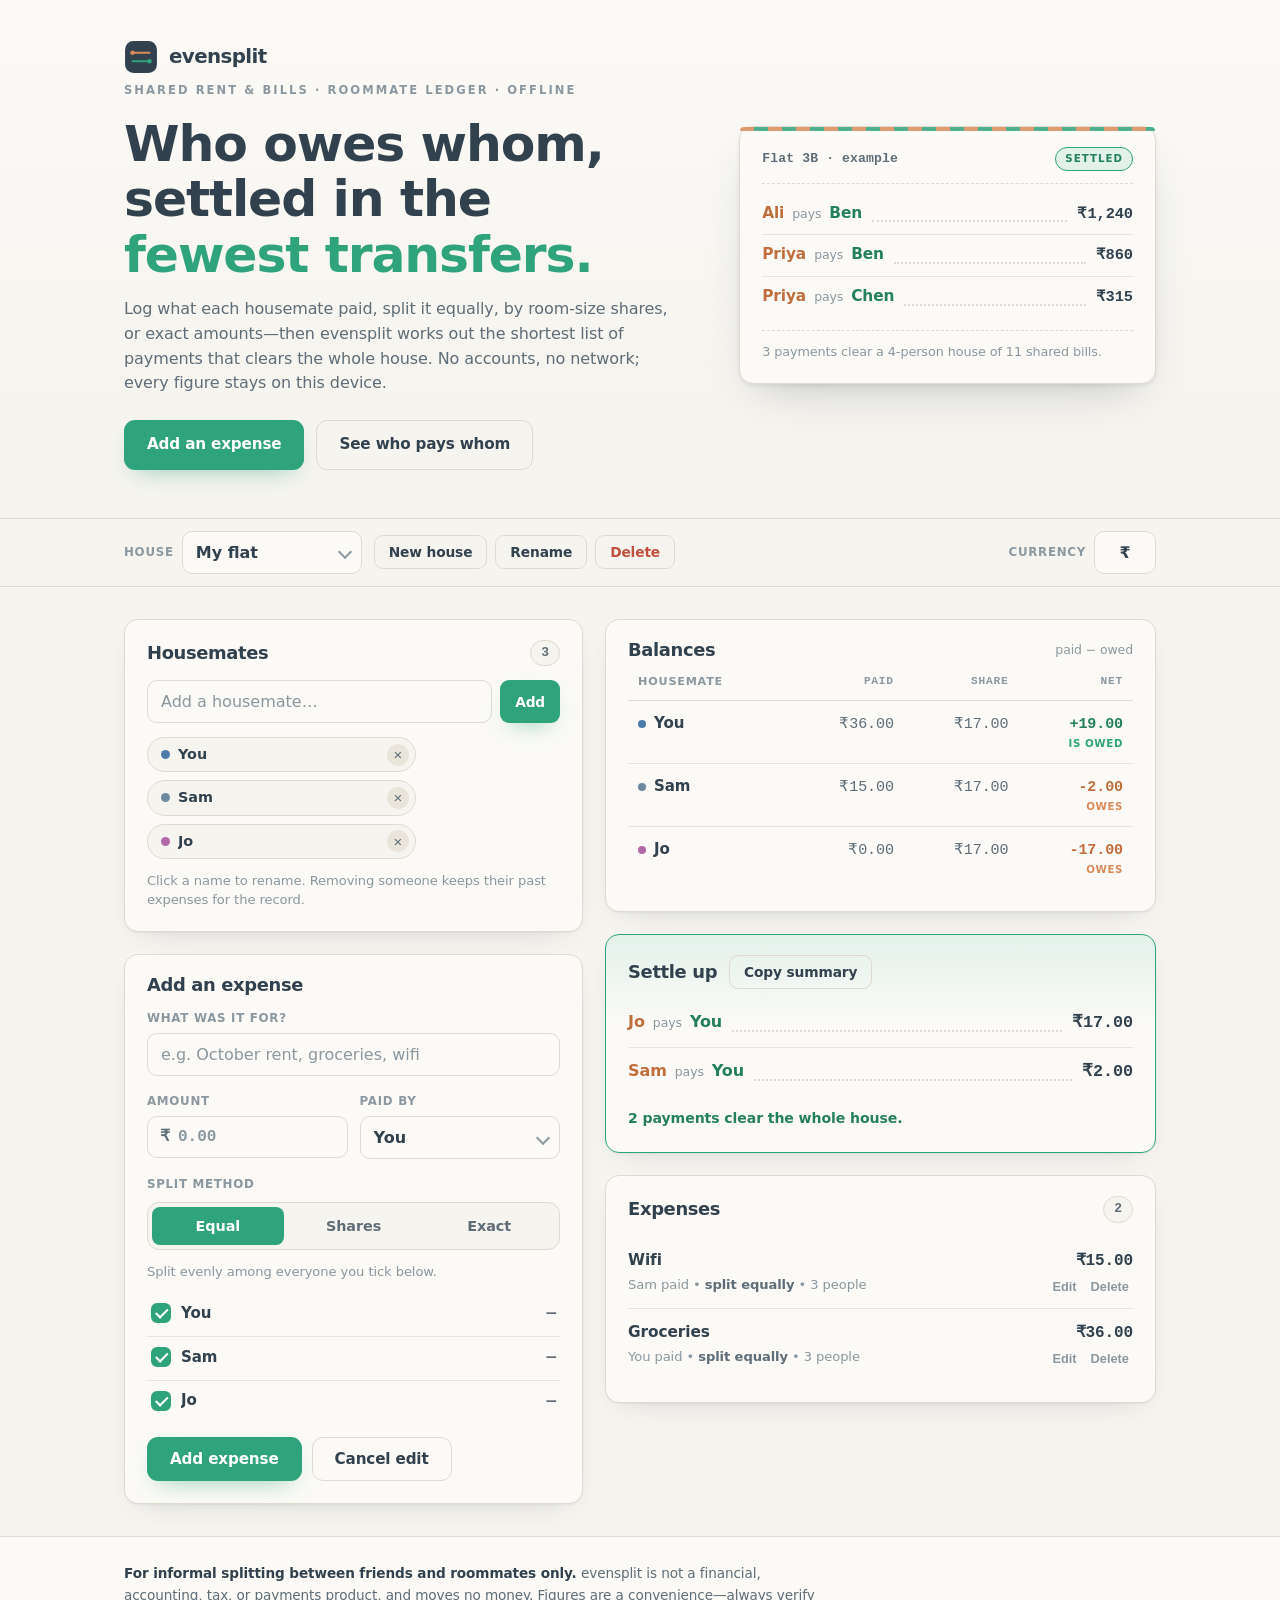
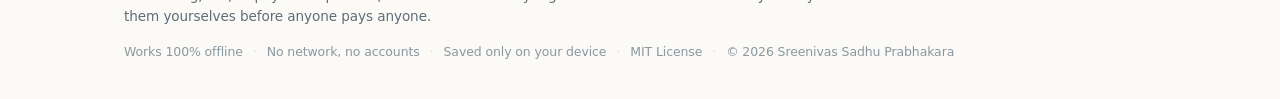
<file: index.html>
<!doctype html>
<html lang="en">
<head>
  <meta charset="utf-8">
  <meta name="viewport" content="width=device-width, initial-scale=1">
  <meta http-equiv="Content-Security-Policy" content="default-src 'self'; connect-src 'none'; img-src 'self' data:; base-uri 'none'; form-action 'none'; frame-ancestors 'none'; object-src 'none'">
  <title>evensplit — settle shared rent &amp; bills in the fewest transfers</title>
  <meta name="description" content="A calm rent &amp; shared-bill splitter for roommates. Track who paid for what, split equally, by shares, or by exact amounts — then settle who owes whom in the fewest transfers. Private and offline.">
  <meta name="color-scheme" content="light dark">
  <link rel="canonical" href="https://sreenivas-sadhu-prabhakara.github.io/evensplit/">
  <meta name="robots" content="index, follow, max-image-preview:large">
  <meta name="author" content="Sreenivas Sadhu Prabhakara">
  <meta name="keywords" content="bill splitter, rent splitter, split expenses, roommate expenses, who owes whom, settle up, shared house bills, split rent by room size, minimum transfers, expense sharing app">
  <meta name="theme-color" content="#F6F4EF" media="(prefers-color-scheme: light)">
  <meta name="theme-color" content="#222D34" media="(prefers-color-scheme: dark)">

  <!-- Open Graph -->
  <meta property="og:type" content="website">
  <meta property="og:site_name" content="evensplit">
  <meta property="og:title" content="evensplit — settle shared rent &amp; bills in the fewest transfers">
  <meta property="og:description" content="Track who paid for what, split equally, by shares, or by exact amounts — then settle who owes whom in the fewest transfers. Private and fully offline.">
  <meta property="og:url" content="https://sreenivas-sadhu-prabhakara.github.io/evensplit/">
  <meta property="og:locale" content="en_US">
  <meta property="og:image" content="https://sreenivas-sadhu-prabhakara.github.io/evensplit/og-image.png">
  <meta property="og:image:width" content="1200">
  <meta property="og:image:height" content="630">
  <meta property="og:image:alt" content="evensplit — who owes whom, settled in the fewest transfers">

  <!-- Twitter -->
  <meta name="twitter:card" content="summary_large_image">
  <meta name="twitter:title" content="evensplit — settle shared rent &amp; bills in the fewest transfers">
  <meta name="twitter:description" content="Track who paid for what, split equally, by shares, or by exact amounts — then settle who owes whom in the fewest transfers. Private and fully offline.">
  <meta name="twitter:image" content="https://sreenivas-sadhu-prabhakara.github.io/evensplit/og-image.png">
  <meta name="twitter:image:alt" content="evensplit — who owes whom, settled in the fewest transfers">

  <link rel="stylesheet" href="styles.css">
  <link rel="icon" href="favicon.svg" type="image/svg+xml">
  <link rel="apple-touch-icon" href="apple-touch-icon.png">
  <link rel="manifest" href="manifest.webmanifest">

  <!-- Structured data (data block; not affected by script-src) -->
  <script type="application/ld+json">
  {
    "@context": "https://schema.org",
    "@type": "WebApplication",
    "name": "evensplit",
    "description": "A client-side rent and shared-bill splitter for roommates. Track who paid for what with equal, share-weighted, or exact splits, then settle who owes whom in the fewest transfers. Private, offline, no accounts.",
    "url": "https://sreenivas-sadhu-prabhakara.github.io/evensplit/",
    "applicationCategory": "FinanceApplication",
    "operatingSystem": "Any (modern web browser)",
    "browserRequirements": "Requires a modern web browser with JavaScript enabled.",
    "isAccessibleForFree": true,
    "offers": { "@type": "Offer", "price": "0", "priceCurrency": "USD" },
    "license": "https://opensource.org/licenses/MIT",
    "author": { "@type": "Person", "name": "Sreenivas Sadhu Prabhakara" },
    "softwareVersion": "0.1.0",
    "featureList": [
      "Multiple groups or houses, stored separately",
      "Equal, share-weighted, and exact expense splits",
      "Cent-exact reconciliation with no lost or extra rounding",
      "Net balances showing who is owed and who owes",
      "Minimum-transfer settlement (fewest payments to clear the group)",
      "Copyable plain-text summary to share in a chat",
      "Runs 100% offline in your browser"
    ]
  }
  </script>
  <script type="application/ld+json">
  {
    "@context": "https://schema.org",
    "@type": "FAQPage",
    "mainEntity": [
      {
        "@type": "Question",
        "name": "How does evensplit settle up in the fewest transfers?",
        "acceptedAnswer": {
          "@type": "Answer",
          "text": "It totals what each person paid and what they owe, then repeatedly matches the person owed the most against the person who owes the most. Each match clears at least one person completely, so the whole group settles with a minimal set of payments instead of everyone paying everyone."
        }
      },
      {
        "@type": "Question",
        "name": "Can I split rent by room size instead of equally?",
        "acceptedAnswer": {
          "@type": "Answer",
          "text": "Yes. Choose the Shares split and give each person a weight — for example the square footage or a simple 2:1:1 ratio. evensplit divides the amount in proportion to the weights and reconciles the cents so the shares add up to the exact total."
        }
      },
      {
        "@type": "Question",
        "name": "Do the splits round correctly to the cent?",
        "acceptedAnswer": {
          "@type": "Answer",
          "text": "Yes. evensplit uses largest-remainder reconciliation: it rounds each share down, then hands the leftover cents to the people with the largest fractional remainders. Every split adds up to the expense total exactly, with no cent lost or invented."
        }
      },
      {
        "@type": "Question",
        "name": "Is my data private?",
        "acceptedAnswer": {
          "@type": "Answer",
          "text": "Completely. evensplit runs entirely in your browser and stores your groups only in this device's local storage. A strict Content-Security-Policy blocks every network request, so nothing about your house or money is ever sent anywhere."
        }
      },
      {
        "@type": "Question",
        "name": "What happens if I remove someone who has expenses?",
        "acceptedAnswer": {
          "@type": "Answer",
          "text": "evensplit keeps their past expenses intact for the record and marks them as a former member, so your history and totals still reconcile. You just can't add new expenses that involve them."
        }
      }
    ]
  }
  </script>
</head>
<body>
  <a class="skip-link" href="#workspace">Skip to the ledger</a>

  <!-- ============ HERO ============ -->
  <header class="hero" id="top">
    <div class="hero__inner">
      <div class="hero__lead">
        <a class="brand" href="#top" aria-label="evensplit home">
          <svg class="brand__mark" viewBox="0 0 32 32" aria-hidden="true">
            <rect x="1" y="1" width="30" height="30" rx="8" class="brand__bg"/>
            <line x1="8" y1="12" x2="24" y2="12" class="brand__rule brand__rule--clay"/>
            <line x1="8" y1="20" x2="24" y2="20" class="brand__rule brand__rule--green"/>
            <circle cx="8" cy="12" r="2.1" class="brand__node brand__node--clay"/>
            <circle cx="24" cy="20" r="2.1" class="brand__node brand__node--green"/>
          </svg>
          <span class="brand__word">evensplit</span>
        </a>
        <p class="eyebrow">Shared rent &amp; bills &middot; roommate ledger &middot; offline</p>
        <h1 class="hero__title">Who owes whom, settled in the <span class="hero__accent">fewest transfers.</span></h1>
        <p class="hero__lede">
          Log what each housemate paid, split it equally, by room-size shares, or exact amounts&mdash;then
          evensplit works out the shortest list of payments that clears the whole house. No accounts, no
          network; every figure stays on this device.
        </p>
        <div class="hero__actions">
          <a class="btn btn--primary" href="#expense-form">Add an expense</a>
          <a class="btn btn--quiet" href="#settlement">See who pays whom</a>
        </div>
      </div>

      <!-- Live ledger sample — the signature receipt motif -->
      <aside class="receipt" aria-label="Example settlement">
        <div class="receipt__head">
          <span class="receipt__title">Flat 3B &middot; example</span>
          <span class="receipt__tag">settled</span>
        </div>
        <ul class="receipt__rows">
          <li class="ledger-row"><span class="ledger-row__name">Ali</span><span class="ledger-row__arrow" aria-hidden="true">pays</span><span class="ledger-row__to">Ben</span><span class="ledger-row__amt">₹1,240</span></li>
          <li class="ledger-row"><span class="ledger-row__name">Priya</span><span class="ledger-row__arrow" aria-hidden="true">pays</span><span class="ledger-row__to">Ben</span><span class="ledger-row__amt">₹860</span></li>
          <li class="ledger-row"><span class="ledger-row__name">Priya</span><span class="ledger-row__arrow" aria-hidden="true">pays</span><span class="ledger-row__to">Chen</span><span class="ledger-row__amt">₹315</span></li>
        </ul>
        <p class="receipt__foot">3 payments clear a 4-person house of 11 shared bills.</p>
      </aside>
    </div>
  </header>

  <main id="workspace">
    <!-- ============ GROUP BAR ============ -->
    <section class="groupbar" aria-label="House &amp; currency">
      <div class="groupbar__inner">
        <div class="groupbar__houses">
          <label class="field field--inline" for="groupSelect">
            <span class="field__label">House</span>
            <span class="select">
              <select id="groupSelect" aria-label="Choose a house"></select>
            </span>
          </label>
          <div class="groupbar__btns">
            <button type="button" class="btn btn--quiet btn--sm" id="newGroupBtn">New house</button>
            <button type="button" class="btn btn--quiet btn--sm" id="renameGroupBtn">Rename</button>
            <button type="button" class="btn btn--danger btn--sm" id="deleteGroupBtn">Delete</button>
          </div>
        </div>
        <label class="field field--inline field--cur" for="currencyInput">
          <span class="field__label">Currency</span>
          <input type="text" id="currencyInput" class="input input--cur" maxlength="3" value="₹" aria-label="Currency symbol" autocomplete="off" spellcheck="false">
        </label>
      </div>
    </section>

    <div class="grid">
      <!-- ============ LEFT: PEOPLE + EXPENSE FORM ============ -->
      <div class="col col--input">
        <!-- People -->
        <section class="card" aria-labelledby="peopleHeading">
          <div class="card__head">
            <h2 class="card__title" id="peopleHeading">Housemates</h2>
            <span class="card__count" id="peopleCount">0</span>
          </div>
          <form class="addperson" id="addPersonForm" novalidate>
            <label class="sr-only" for="personName">New housemate name</label>
            <input type="text" id="personName" class="input" placeholder="Add a housemate…" autocomplete="off" maxlength="40">
            <button type="submit" class="btn btn--primary btn--sm">Add</button>
          </form>
          <ul class="people" id="peopleList"></ul>
          <p class="hint" id="peopleHint">Add everyone who shares bills. You need at least two people to split anything.</p>
        </section>

        <!-- Expense form -->
        <section class="card" aria-labelledby="expenseHeading" id="expense-form">
          <div class="card__head">
            <h2 class="card__title" id="expenseHeading">Add an expense</h2>
          </div>
          <form class="expense" id="expenseForm" novalidate>
            <div class="field">
              <label class="field__label" for="expDesc">What was it for?</label>
              <input type="text" id="expDesc" class="input" placeholder="e.g. October rent, groceries, wifi" autocomplete="off" maxlength="80" required>
            </div>

            <div class="expense__row">
              <div class="field field--amt">
                <label class="field__label" for="expAmount">Amount</label>
                <div class="amtwrap">
                  <span class="amtwrap__sym" id="amtSym" aria-hidden="true">₹</span>
                  <input type="text" id="expAmount" class="input input--amt" inputmode="decimal" placeholder="0.00" autocomplete="off" required aria-describedby="amtSym">
                </div>
              </div>
              <div class="field field--payer">
                <label class="field__label" for="expPayer">Paid by</label>
                <span class="select">
                  <select id="expPayer" aria-label="Who paid"></select>
                </span>
              </div>
            </div>

            <fieldset class="split">
              <legend class="field__label">Split method</legend>
              <div class="segmented" role="radiogroup" aria-label="Split method">
                <label class="seg"><input type="radio" name="splitmethod" value="equal" checked><span>Equal</span></label>
                <label class="seg"><input type="radio" name="splitmethod" value="shares"><span>Shares</span></label>
                <label class="seg"><input type="radio" name="splitmethod" value="exact"><span>Exact</span></label>
              </div>
              <p class="hint" id="splitHint">Split evenly among everyone you tick below.</p>
              <div class="participants" id="participants" role="group" aria-label="Who shares this expense"></div>
              <p class="split__reconcile" id="reconcile" aria-live="polite"></p>
            </fieldset>

            <div class="expense__actions">
              <button type="submit" class="btn btn--primary" id="addExpenseBtn">Add expense</button>
              <button type="button" class="btn btn--quiet" id="cancelEditBtn" hidden>Cancel edit</button>
            </div>
            <p class="formerror" id="expenseError" role="alert" aria-live="assertive"></p>
          </form>
        </section>
      </div>

      <!-- ============ RIGHT: BALANCES + SETTLEMENT + LOG ============ -->
      <div class="col col--output">
        <!-- Balances -->
        <section class="card" aria-labelledby="balHeading">
          <div class="card__head">
            <h2 class="card__title" id="balHeading">Balances</h2>
            <span class="card__hint-inline">paid &minus; owed</span>
          </div>
          <div class="tablewrap">
            <table class="balances" id="balancesTable">
              <caption class="sr-only">Net balance for each housemate: amount paid minus amount owed.</caption>
              <thead>
                <tr>
                  <th scope="col">Housemate</th>
                  <th scope="col" class="num">Paid</th>
                  <th scope="col" class="num">Share</th>
                  <th scope="col" class="num">Net</th>
                </tr>
              </thead>
              <tbody id="balancesBody"></tbody>
            </table>
          </div>
          <p class="empty" id="balancesEmpty">No expenses yet. Add one and balances appear here.</p>
        </section>

        <!-- Settlement — the headline -->
        <section class="card card--settle" aria-labelledby="settleHeading" id="settlement">
          <div class="card__head">
            <h2 class="card__title" id="settleHeading">Settle up</h2>
            <button type="button" class="btn btn--quiet btn--sm" id="copyBtn">Copy summary</button>
          </div>
          <ol class="settlement" id="settlementList"></ol>
          <p class="settlement__note" id="settlementNote"></p>
        </section>

        <!-- Expense log -->
        <section class="card" aria-labelledby="logHeading">
          <div class="card__head">
            <h2 class="card__title" id="logHeading">Expenses</h2>
            <span class="card__count" id="expenseCount">0</span>
          </div>
          <ul class="log" id="expenseLog"></ul>
          <p class="empty" id="logEmpty">Nothing logged yet.</p>
        </section>
      </div>
    </div>

    <!-- Copy confirmation (screen-reader + visual toast) -->
    <p class="toast" id="toast" role="status" aria-live="polite" hidden></p>
  </main>

  <!-- ============ FOOTER ============ -->
  <footer class="foot">
    <div class="foot__inner">
      <p class="foot__disclaimer">
        <strong>For informal splitting between friends and roommates only.</strong> evensplit is not a
        financial, accounting, tax, or payments product, and moves no money. Figures are a convenience&mdash;always
        verify them yourselves before anyone pays anyone.
      </p>
      <p class="foot__meta">
        <span>Works 100% offline</span><span class="foot__dot">&middot;</span>
        <span>No network, no accounts</span><span class="foot__dot">&middot;</span>
        <span>Saved only on your device</span><span class="foot__dot">&middot;</span>
        <span>MIT&nbsp;License</span><span class="foot__dot">&middot;</span>
        <span>&copy; 2026 Sreenivas&nbsp;Sadhu&nbsp;Prabhakara</span>
      </p>
    </div>
  </footer>

  <script src="app.js" defer></script>
</body>
</html>
</file>
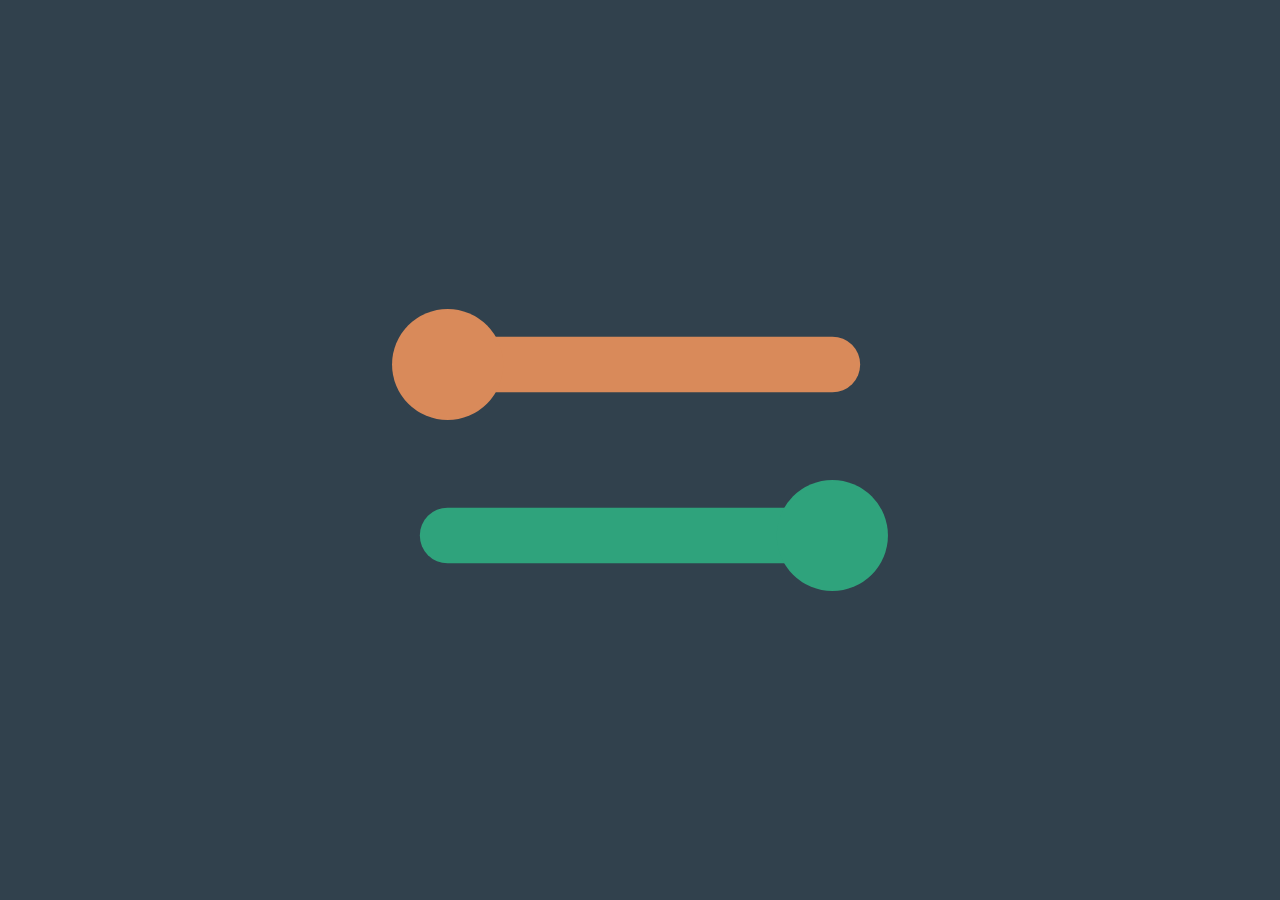
<file: assets/icon.html>
<!doctype html>
<html lang="en">
<head>
<meta charset="utf-8">
<style>
  * { box-sizing: border-box; margin: 0; padding: 0; }
  html, body { width: 100%; height: 100%; overflow: hidden; background: #31414D; }
  body { display: grid; place-items: center; }
  /* 12% safe padding on each side -> mark fills the middle ~76vmin */
  .mark { width: 76vmin; height: 76vmin; display: block; }
</style>
</head>
<body>
  <!-- two ledger rules with settled nodes: the evensplit mark -->
  <svg class="mark" viewBox="0 0 32 32" aria-hidden="true">
    <line x1="7" y1="12" x2="25" y2="12" stroke="#D98A5A" stroke-width="2.6" stroke-linecap="round"/>
    <line x1="7" y1="20" x2="25" y2="20" stroke="#2FA37C" stroke-width="2.6" stroke-linecap="round"/>
    <circle cx="7" cy="12" r="2.6" fill="#D98A5A"/>
    <circle cx="25" cy="20" r="2.6" fill="#2FA37C"/>
  </svg>
</body>
</html>
</file>
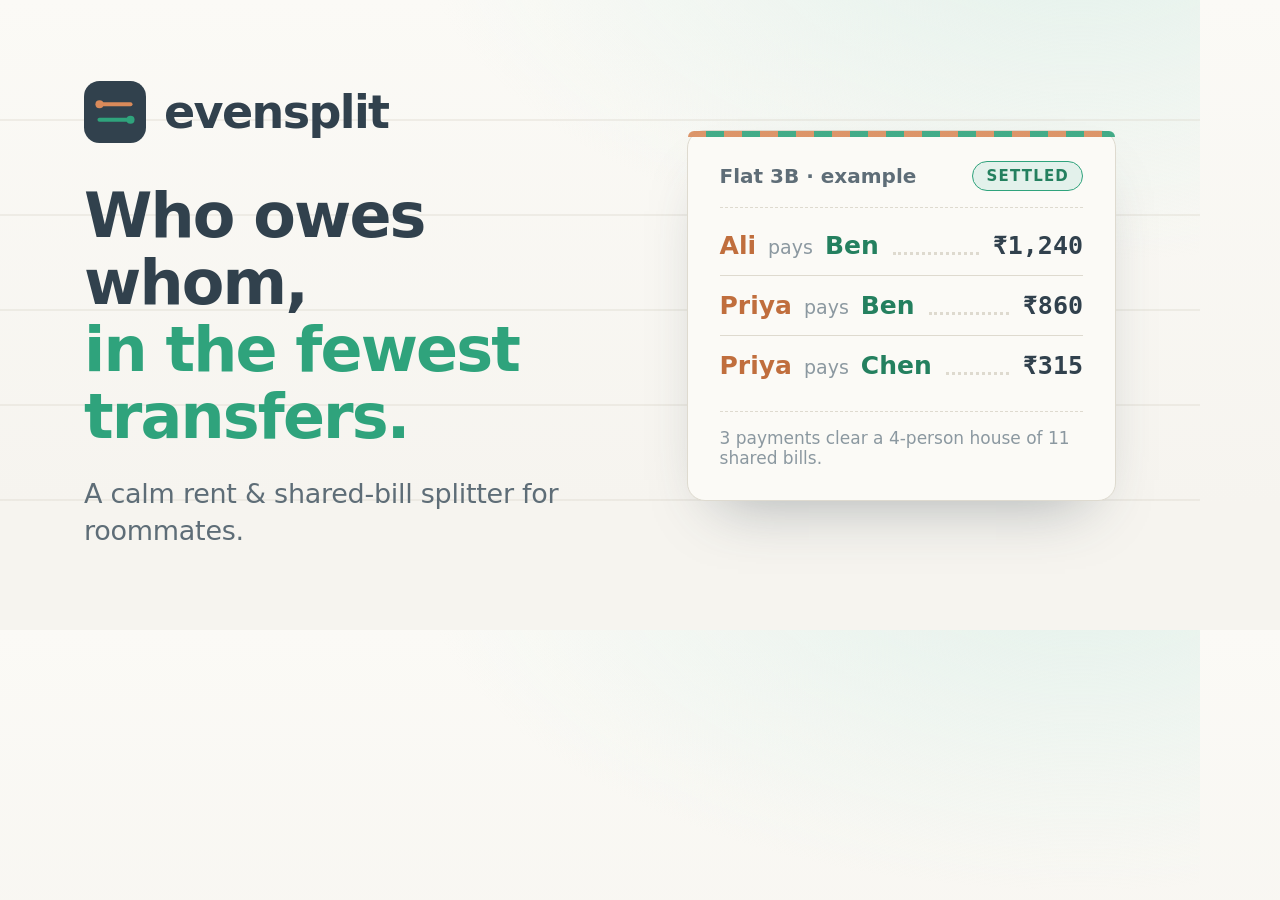
<file: assets/og.html>
<!doctype html>
<html lang="en">
<head>
<meta charset="utf-8">
<style>
  :root {
    --paper:  #F6F4EF;
    --paper2: #FBFAF6;
    --ink:    #31414D;
    --ink-soft:#5E6D77;
    --ink-faint:#8B98A0;
    --rule:   #DEDACF;
    --green:  #2FA37C;
    --green-dk:#24805F;
    --clay:   #D98A5A;
    --clay-dk:#C06E3D;
    --green-wash:#E3F1EB;
    --sans: "Inter", system-ui, -apple-system, "Segoe UI", Roboto, Helvetica, Arial, sans-serif;
    --mono: ui-monospace, "SF Mono", "Roboto Mono", Menlo, Consolas, monospace;
  }
  * { box-sizing: border-box; margin: 0; padding: 0; }
  html, body { width: 1200px; height: 630px; overflow: hidden; }
  body {
    position: relative;
    background:
      radial-gradient(1100px 560px at 90% -12%, var(--green-wash), transparent 60%),
      linear-gradient(180deg, var(--paper2), var(--paper) 80%);
    font-family: var(--sans);
    color: var(--ink);
    -webkit-font-smoothing: antialiased;
  }
  /* faint ruled-ledger lines behind everything */
  .rules { position: absolute; inset: 0; opacity: 0.5; }
  .rules line { stroke: var(--rule); stroke-width: 1.4; }

  .frame {
    position: absolute; inset: 0;
    padding: 78px 84px;
    display: grid;
    grid-template-columns: 1.12fr 0.88fr;
    gap: 56px;
    align-items: center;
  }

  /* left: wordmark + headline */
  .brand { display: flex; align-items: center; gap: 18px; }
  .brand svg { width: 62px; height: 62px; }
  .brand .word { font-size: 46px; font-weight: 800; letter-spacing: -0.035em; color: var(--ink); }

  .headline { margin-top: 40px; }
  .headline h1 {
    font-size: 62px; font-weight: 800; letter-spacing: -0.03em;
    line-height: 1.08; color: var(--ink); max-width: 15ch;
  }
  .headline .accent { color: var(--green); }
  .headline p {
    margin-top: 26px;
    font-size: 27px; font-weight: 500; letter-spacing: -0.01em;
    color: var(--ink-soft); line-height: 1.35; max-width: 32ch;
  }

  /* right: the receipt signature */
  .receipt {
    background: var(--paper2);
    border: 1px solid var(--rule);
    border-radius: 18px;
    box-shadow: 0 30px 60px -30px rgba(49,65,77,0.4);
    padding: 30px 32px 32px;
    position: relative;
  }
  .receipt::before {
    content: ""; position: absolute; left: 0; right: 0; top: 0; height: 6px;
    border-radius: 18px 18px 0 0;
    background: repeating-linear-gradient(90deg, var(--clay) 0 18px, var(--green) 18px 36px);
    opacity: 0.9;
  }
  .r-head {
    display: flex; align-items: center; justify-content: space-between;
    padding-bottom: 16px; margin-bottom: 8px;
    border-bottom: 1.5px dashed var(--rule);
  }
  .r-title { font-size: 20px; font-weight: 600; color: var(--ink-soft); }
  .r-tag {
    font-size: 15px; font-weight: 700; text-transform: uppercase; letter-spacing: 0.08em;
    color: var(--green-dk); background: var(--green-wash);
    border: 1px solid var(--green); border-radius: 999px; padding: 5px 13px;
  }
  .row {
    display: flex; align-items: baseline; gap: 12px;
    padding: 15px 0; font-size: 25px;
    font-family: var(--mono); font-variant-numeric: tabular-nums;
  }
  .row + .row { border-top: 1px solid var(--rule); }
  .row .name { font-weight: 700; color: var(--clay-dk); font-family: var(--sans); }
  .row .to { font-weight: 700; color: var(--green-dk); font-family: var(--sans);
    display: inline-flex; align-items: baseline; gap: 12px; flex: 1; }
  .row .pays { font-size: 19px; color: var(--ink-faint); font-weight: 500; font-family: var(--sans); }
  .row .to::after {
    content: ""; flex: 1; min-width: 20px; margin: 0 2px 5px;
    border-bottom: 3px dotted var(--rule); align-self: flex-end;
  }
  .row .amt { font-weight: 700; color: var(--ink); }
  .r-foot {
    margin-top: 16px; padding-top: 16px;
    border-top: 1.5px dashed var(--rule);
    font-size: 17px; color: var(--ink-faint);
  }
</style>
</head>
<body>
  <svg class="rules" viewBox="0 0 1200 630" preserveAspectRatio="none" aria-hidden="true">
    <line x1="0" y1="120" x2="1200" y2="120"/>
    <line x1="0" y1="215" x2="1200" y2="215"/>
    <line x1="0" y1="310" x2="1200" y2="310"/>
    <line x1="0" y1="405" x2="1200" y2="405"/>
    <line x1="0" y1="500" x2="1200" y2="500"/>
  </svg>

  <div class="frame">
    <div>
      <div class="brand">
        <svg viewBox="0 0 32 32" aria-hidden="true">
          <rect width="32" height="32" rx="8" fill="#31414D"/>
          <line x1="8" y1="12" x2="24" y2="12" stroke="#D98A5A" stroke-width="2.1" stroke-linecap="round"/>
          <line x1="8" y1="20" x2="24" y2="20" stroke="#2FA37C" stroke-width="2.1" stroke-linecap="round"/>
          <circle cx="8" cy="12" r="2.1" fill="#D98A5A"/>
          <circle cx="24" cy="20" r="2.1" fill="#2FA37C"/>
        </svg>
        <span class="word">evensplit</span>
      </div>
      <div class="headline">
        <h1>Who owes whom,<br><span class="accent">in the fewest transfers.</span></h1>
        <p>A calm rent &amp; shared-bill splitter for roommates.</p>
      </div>
    </div>

    <div class="receipt">
      <div class="r-head">
        <span class="r-title">Flat 3B &middot; example</span>
        <span class="r-tag">settled</span>
      </div>
      <div class="row"><span class="name">Ali</span><span class="pays">pays</span><span class="to">Ben</span><span class="amt">₹1,240</span></div>
      <div class="row"><span class="name">Priya</span><span class="pays">pays</span><span class="to">Ben</span><span class="amt">₹860</span></div>
      <div class="row"><span class="name">Priya</span><span class="pays">pays</span><span class="to">Chen</span><span class="amt">₹315</span></div>
      <p class="r-foot">3 payments clear a 4-person house of 11 shared bills.</p>
    </div>
  </div>
</body>
</html>
</file>
<file: styles.css>
/* ============================================================
   evensplit — a calm ledger.
   cool slate + settle-green + warm clay on soft paper.
   Receipt rows with dotted leader lines; tabular figures.
   ============================================================ */

:root {
  /* paper / ink */
  --paper:    #F6F4EF;
  --paper2:   #FBFAF6;   /* raised card */
  --ink:      #31414D;   /* cool slate — primary text */
  --ink-soft: #5E6D77;   /* muted slate */
  --ink-faint:#8B98A0;   /* captions */
  --rule:     #DEDACF;   /* hairline / leader dots */
  --rule2:    #E9E5DB;

  /* signals */
  --green:    #2FA37C;   /* settled / credit (is owed) */
  --green-dk: #24805F;
  --clay:     #D98A5A;   /* accent / debit (owes) */
  --clay-dk:  #C06E3D;
  --green-wash: #E3F1EB;
  --clay-wash:  #F6E7DA;

  --danger:   #C1503E;

  --sans: "Inter", system-ui, -apple-system, "Segoe UI", Roboto, Helvetica, Arial, sans-serif;
  --mono: ui-monospace, "SF Mono", "Roboto Mono", Menlo, Consolas, "Liberation Mono", monospace;

  --radius:   14px;
  --radius-sm:10px;
  --radius-xs:8px;
  --shadow:   0 1px 2px rgba(49,65,77,0.06), 0 10px 30px -18px rgba(49,65,77,0.28);
  --shadow-lift: 0 2px 4px rgba(49,65,77,0.08), 0 20px 44px -22px rgba(49,65,77,0.34);
  --wrap: 1120px;
  --ease: cubic-bezier(0.22, 0.61, 0.36, 1);
}

@media (prefers-color-scheme: dark) {
  :root {
    --paper:    #222D34;
    --paper2:   #2A363E;
    --ink:      #E7EBEC;
    --ink-soft: #A9B6BD;
    --ink-faint:#7E8D95;
    --rule:     #3A4750;
    --rule2:    #333F47;

    --green:    #45BE95;
    --green-dk: #6FD3B0;
    --clay:     #E39B6C;
    --clay-dk:  #EDB48D;
    --green-wash: rgba(69,190,149,0.13);
    --clay-wash:  rgba(227,155,108,0.14);

    --danger:   #E5806E;

    --shadow:   0 1px 2px rgba(0,0,0,0.3), 0 12px 30px -18px rgba(0,0,0,0.55);
    --shadow-lift: 0 2px 4px rgba(0,0,0,0.35), 0 22px 46px -22px rgba(0,0,0,0.6);
  }
}

* { box-sizing: border-box; }
html { -webkit-text-size-adjust: 100%; }

body {
  margin: 0;
  background: var(--paper);
  color: var(--ink);
  font-family: var(--sans);
  font-size: 16px;
  line-height: 1.55;
  letter-spacing: -0.006em;
  -webkit-font-smoothing: antialiased;
  text-rendering: optimizeLegibility;
}

/* faint ruled-ledger backdrop so the paper never reads dead */
body::before {
  content: "";
  position: fixed;
  inset: 0;
  z-index: -1;
  background:
    radial-gradient(1100px 560px at 88% -10%, var(--green-wash), transparent 62%),
    radial-gradient(760px 460px at -4% 2%, var(--clay-wash), transparent 55%);
  opacity: 0.6;
  pointer-events: none;
}

h1, h2, h3 { margin: 0; font-weight: 700; letter-spacing: -0.022em; line-height: 1.1; }
p { margin: 0; }

/* tabular figures everywhere numbers matter */
.num, .amt, .mono,
.ledger-row__amt, .receipt__title, .card__count,
.balances td.num, .balances th.num, .input--amt, .input--cur,
.settlement__amt, .log__amt, .bal-net, .bal-cell {
  font-family: var(--mono);
  font-variant-numeric: tabular-nums;
  font-feature-settings: "tnum" 1;
}

.sr-only {
  position: absolute; width: 1px; height: 1px;
  padding: 0; margin: -1px; overflow: hidden;
  clip: rect(0 0 0 0); white-space: nowrap; border: 0;
}

.skip-link {
  position: absolute; left: 12px; top: -60px;
  background: var(--green); color: #fff;
  padding: 10px 16px; border-radius: 10px; font-weight: 700;
  z-index: 50; transition: top 0.18s var(--ease); text-decoration: none;
}
.skip-link:focus { top: 12px; }

/* shared focus ring */
a:focus-visible,
button:focus-visible,
input:focus-visible,
select:focus-visible,
.seg:focus-within {
  outline: 3px solid var(--clay);
  outline-offset: 2px;
  border-radius: 8px;
}

.eyebrow {
  font-size: 0.72rem;
  text-transform: uppercase;
  letter-spacing: 0.18em;
  color: var(--ink-faint);
  font-weight: 600;
}

/* ============================================================
   HERO
   ============================================================ */
.hero {
  border-bottom: 1px solid var(--rule);
  background: linear-gradient(180deg, var(--paper2), var(--paper) 78%);
}
.hero__inner {
  max-width: var(--wrap);
  margin: 0 auto;
  padding: clamp(22px, 4vw, 40px) clamp(20px, 5vw, 44px) clamp(30px, 4vw, 48px);
  display: grid;
  grid-template-columns: 1.15fr 0.85fr;
  gap: clamp(24px, 4vw, 56px);
  align-items: center;
}

.brand { display: inline-flex; align-items: center; gap: 11px; text-decoration: none; color: inherit; }
.brand__mark { width: 34px; height: 34px; flex: none; }
.brand__bg { fill: var(--ink); }
.brand__rule { stroke-width: 2.1; stroke-linecap: round; }
.brand__rule--clay { stroke: var(--clay); }
.brand__rule--green { stroke: var(--green); }
.brand__node--clay { fill: var(--clay); }
.brand__node--green { fill: var(--green); }
.brand__word { font-size: 1.24rem; font-weight: 800; letter-spacing: -0.03em; }

.hero__title {
  font-size: clamp(1.95rem, 4.8vw, 3.15rem);
  margin: 16px 0 0;
  max-width: 16ch;
}
.hero__accent { color: var(--green); }
.hero__lede {
  margin-top: 15px;
  max-width: 54ch;
  color: var(--ink-soft);
  font-size: clamp(0.98rem, 1.25vw, 1.08rem);
}
.hero__actions { margin-top: 24px; display: flex; gap: 12px; flex-wrap: wrap; }

/* --- receipt signature card --- */
.receipt {
  background: var(--paper2);
  border: 1px solid var(--rule);
  border-radius: var(--radius);
  box-shadow: var(--shadow-lift);
  padding: 20px 22px 22px;
  position: relative;
}
/* torn / stitched top edge nod */
.receipt::before {
  content: "";
  position: absolute; left: 0; right: 0; top: 0; height: 4px;
  border-radius: var(--radius) var(--radius) 0 0;
  background: repeating-linear-gradient(90deg, var(--clay) 0 14px, var(--green) 14px 28px);
  opacity: 0.85;
}
.receipt__head {
  display: flex; align-items: center; justify-content: space-between;
  padding-bottom: 12px; margin-bottom: 6px;
  border-bottom: 1px dashed var(--rule);
}
.receipt__title { font-size: 0.82rem; font-weight: 600; color: var(--ink-soft); letter-spacing: 0.01em; }
.receipt__tag {
  font-size: 0.64rem; font-weight: 700; text-transform: uppercase; letter-spacing: 0.1em;
  color: var(--green-dk); background: var(--green-wash);
  border: 1px solid var(--green); border-radius: 999px; padding: 3px 9px;
}
.receipt__rows { list-style: none; margin: 0; padding: 4px 0 0; }
.receipt__foot {
  margin-top: 12px; padding-top: 12px;
  border-top: 1px dashed var(--rule);
  font-size: 0.8rem; color: var(--ink-faint); line-height: 1.4;
}

/* ============================================================
   LEDGER ROW — the dotted-leader receipt line (shared)
   ============================================================ */
.ledger-row {
  display: flex; align-items: baseline; gap: 8px;
  padding: 8px 0;
  font-size: 0.96rem;
}
.ledger-row + .ledger-row { border-top: 1px solid var(--rule2); }
.ledger-row__name { font-weight: 600; color: var(--clay-dk); white-space: nowrap; }
.ledger-row__arrow { font-size: 0.78rem; color: var(--ink-faint); font-weight: 500; }
.ledger-row__to { font-weight: 600; color: var(--green-dk); white-space: nowrap; }
/* the dotted leader that fills the gap toward the amount */
.ledger-row__to::after {
  content: "";
  flex: 1 1 auto;
  min-width: 18px;
  margin: 0 2px 3px;
  border-bottom: 2px dotted var(--rule);
  align-self: flex-end;
}
.ledger-row__amt {
  margin-left: auto;
  font-weight: 700;
  white-space: nowrap;
  color: var(--ink);
}
/* make the leader work: name / arrow / to / [dots] / amount */
.ledger-row__to { display: inline-flex; align-items: baseline; flex: 1 1 auto; gap: 8px; }

/* ============================================================
   BUTTONS
   ============================================================ */
.btn {
  font-family: var(--sans);
  font-weight: 700;
  font-size: 0.95rem;
  letter-spacing: -0.01em;
  border-radius: 11px;
  cursor: pointer;
  border: 1px solid transparent;
  padding: 12px 22px;
  text-decoration: none;
  display: inline-flex; align-items: center; justify-content: center;
  transition: transform 0.12s var(--ease), background 0.16s var(--ease),
              box-shadow 0.16s var(--ease), border-color 0.16s var(--ease), color 0.16s var(--ease);
}
.btn:active { transform: translateY(1px); }
.btn--sm { padding: 8px 14px; font-size: 0.86rem; border-radius: 9px; }

.btn--primary {
  background: var(--green);
  color: #fff;
  box-shadow: 0 10px 24px -12px rgba(47,163,124,0.6);
}
.btn--primary:hover { background: var(--green-dk); }

.btn--quiet {
  background: transparent;
  color: var(--ink);
  border-color: var(--rule);
}
.btn--quiet:hover { border-color: var(--ink-faint); background: rgba(49,65,77,0.04); }

.btn--danger {
  background: transparent;
  color: var(--danger);
  border-color: var(--rule);
}
.btn--danger:hover { border-color: var(--danger); background: rgba(193,80,62,0.06); }

/* ============================================================
   GROUP BAR (house switcher + currency)
   ============================================================ */
.groupbar {
  position: sticky; top: 0; z-index: 20;
  background: color-mix(in srgb, var(--paper) 88%, transparent);
  backdrop-filter: blur(10px);
  -webkit-backdrop-filter: blur(10px);
  border-bottom: 1px solid var(--rule);
}
.groupbar__inner {
  max-width: var(--wrap);
  margin: 0 auto;
  padding: 12px clamp(20px, 5vw, 44px);
  display: flex; align-items: center; justify-content: space-between;
  gap: 16px; flex-wrap: wrap;
}
.groupbar__houses { display: flex; align-items: center; gap: 12px; flex-wrap: wrap; }
.groupbar__btns { display: flex; gap: 8px; flex-wrap: wrap; }

/* ============================================================
   FIELDS / INPUTS / SELECT
   ============================================================ */
.field { display: flex; flex-direction: column; gap: 6px; min-width: 0; }
.field--inline { flex-direction: row; align-items: center; gap: 8px; }
.field__label {
  font-size: 0.74rem; font-weight: 700; letter-spacing: 0.06em;
  text-transform: uppercase; color: var(--ink-faint);
}

.input {
  font-family: var(--sans);
  font-size: 1rem;
  color: var(--ink);
  background: var(--paper2);
  border: 1px solid var(--rule);
  border-radius: var(--radius-sm);
  padding: 11px 13px;
  width: 100%;
  transition: border-color 0.15s var(--ease), box-shadow 0.15s var(--ease);
}
.input::placeholder { color: var(--ink-faint); }
.input:hover { border-color: var(--ink-faint); }
.input:focus { outline: none; border-color: var(--green); box-shadow: 0 0 0 3px var(--green-wash); }

.input--cur { width: 62px; text-align: center; font-weight: 700; }
.field--cur { flex: none; }

.select { position: relative; display: inline-flex; width: 100%; }
.select::after {
  content: "";
  position: absolute; right: 12px; top: 50%;
  width: 8px; height: 8px; margin-top: -5px;
  border-right: 2px solid var(--ink-faint);
  border-bottom: 2px solid var(--ink-faint);
  transform: rotate(45deg);
  pointer-events: none;
}
.select select {
  appearance: none; -webkit-appearance: none; -moz-appearance: none;
  font-family: var(--sans);
  font-size: 1rem; font-weight: 600;
  color: var(--ink);
  background: var(--paper2);
  border: 1px solid var(--rule);
  border-radius: var(--radius-sm);
  padding: 11px 34px 11px 13px;
  width: 100%;
  cursor: pointer;
}
.select select:hover { border-color: var(--ink-faint); }
.select select:focus { outline: none; border-color: var(--green); box-shadow: 0 0 0 3px var(--green-wash); }
#groupSelect { min-width: 180px; }

/* ============================================================
   LAYOUT GRID
   ============================================================ */
.grid {
  max-width: var(--wrap);
  margin: 0 auto;
  padding: clamp(20px, 3vw, 32px) clamp(20px, 5vw, 44px) 20px;
  display: grid;
  grid-template-columns: minmax(0, 5fr) minmax(0, 6fr);
  gap: clamp(16px, 2vw, 22px);
  align-items: start;
}
.col { display: flex; flex-direction: column; gap: clamp(16px, 2vw, 22px); min-width: 0; }

/* ============================================================
   CARDS
   ============================================================ */
.card {
  background: var(--paper2);
  border: 1px solid var(--rule);
  border-radius: var(--radius);
  box-shadow: var(--shadow);
  padding: 20px 22px 22px;
}
.card__head {
  display: flex; align-items: center; gap: 12px;
  margin-bottom: 14px;
}
.card__title { font-size: 1.12rem; letter-spacing: -0.02em; }
.card__count {
  margin-left: auto;
  font-size: 0.82rem; color: var(--ink-soft);
  background: var(--paper); border: 1px solid var(--rule);
  padding: 2px 10px; border-radius: 999px; font-weight: 600;
}
.card__hint-inline { margin-left: auto; font-size: 0.78rem; color: var(--ink-faint); }
.card--settle {
  border-color: var(--green);
  background:
    linear-gradient(180deg, var(--green-wash), transparent 40%),
    var(--paper2);
}
.card--settle .card__head { margin-bottom: 10px; }

.hint { margin-top: 12px; font-size: 0.82rem; color: var(--ink-faint); line-height: 1.45; }
.empty { font-size: 0.9rem; color: var(--ink-faint); font-style: italic; padding: 4px 0; }

/* ============================================================
   PEOPLE
   ============================================================ */
.addperson { display: flex; gap: 8px; }
.addperson .input { flex: 1; }

.people { list-style: none; margin: 14px 0 0; padding: 0; display: flex; flex-wrap: wrap; gap: 8px; }
.person {
  display: inline-flex; align-items: center; gap: 8px;
  background: var(--paper);
  border: 1px solid var(--rule);
  border-radius: 999px;
  padding: 5px 6px 5px 13px;
  font-size: 0.9rem; font-weight: 600;
  max-width: 100%;
}
.person__dot { width: 9px; height: 9px; border-radius: 50%; flex: none; }
.person__name {
  background: none; border: none; padding: 0; margin: 0;
  font: inherit; color: var(--ink); min-width: 2ch; max-width: 22ch;
  border-bottom: 1px dashed transparent;
}
.person__name:focus { outline: none; border-bottom-color: var(--green); }
.person__name:hover { border-bottom-color: var(--rule); }
.person__x {
  border: none; background: var(--rule2); color: var(--ink-soft);
  width: 22px; height: 22px; border-radius: 50%; cursor: pointer;
  font-size: 15px; line-height: 1; display: grid; place-items: center;
  flex: none; transition: background 0.14s var(--ease), color 0.14s var(--ease);
}
.person__x:hover { background: var(--clay); color: #fff; }
.person--gone { opacity: 0.55; }
.person--gone .person__name { text-decoration: line-through; }

/* ============================================================
   EXPENSE FORM
   ============================================================ */
.expense { display: flex; flex-direction: column; gap: 16px; }
.expense__row { display: grid; grid-template-columns: 1fr 1fr; gap: 12px; }
.field--amt { min-width: 0; }
.field--payer { min-width: 0; }

.amtwrap { position: relative; display: flex; align-items: center; }
.amtwrap__sym {
  position: absolute; left: 13px;
  font-family: var(--mono); font-weight: 700; color: var(--ink-soft);
  pointer-events: none;
}
.input--amt { padding-left: 30px; font-family: var(--mono); font-weight: 600; }

.split { border: none; margin: 0; padding: 0; min-width: 0; }
.split legend { padding: 0; margin-bottom: 8px; }

/* segmented control */
.segmented {
  display: flex; gap: 4px;
  background: var(--paper);
  border: 1px solid var(--rule);
  border-radius: 12px;
  padding: 4px;
}
.seg { position: relative; flex: 1; }
.seg input { position: absolute; opacity: 0; inset: 0; cursor: pointer; margin: 0; }
.seg span {
  display: block; text-align: center;
  padding: 8px 12px; border-radius: 8px;
  font-weight: 600; font-size: 0.9rem; color: var(--ink-soft);
  cursor: pointer;
  transition: background 0.16s var(--ease), color 0.16s var(--ease);
}
.seg input:checked + span { background: var(--green); color: #fff; }
.seg input:hover + span { color: var(--ink); }
.seg input:checked:hover + span { color: #fff; }

/* participant rows */
.participants { margin-top: 12px; display: flex; flex-direction: column; gap: 2px; }
.part {
  display: grid;
  grid-template-columns: auto 1fr auto;
  align-items: center;
  gap: 10px;
  padding: 8px 4px;
}
.part + .part { border-top: 1px solid var(--rule2); }
.part--off { opacity: 0.5; }
.part__check { display: inline-flex; align-items: center; }
.part__check input {
  appearance: none; -webkit-appearance: none;
  width: 20px; height: 20px; margin: 0;
  border: 2px solid var(--rule); border-radius: 6px;
  background: var(--paper2); cursor: pointer;
  display: grid; place-items: center;
  transition: all 0.14s var(--ease);
}
.part__check input:hover { border-color: var(--green); }
.part__check input:checked { background: var(--green); border-color: var(--green); }
.part__check input:checked::after {
  content: ""; width: 5px; height: 10px;
  border: solid #fff; border-width: 0 2.5px 2.5px 0;
  transform: rotate(45deg) translate(-0.5px, -1px);
}
.part__name { font-weight: 600; font-size: 0.94rem; min-width: 0;
  overflow: hidden; text-overflow: ellipsis; white-space: nowrap; }
.part__value {
  display: inline-flex; align-items: center; gap: 6px;
  font-size: 0.85rem; color: var(--ink-faint);
}
.part__input {
  font-family: var(--mono); font-variant-numeric: tabular-nums;
  width: 92px; text-align: right;
  font-size: 0.92rem; color: var(--ink);
  background: var(--paper); border: 1px solid var(--rule);
  border-radius: var(--radius-xs); padding: 7px 9px;
}
.part__input:focus { outline: none; border-color: var(--green); box-shadow: 0 0 0 3px var(--green-wash); }
.part__input:disabled { opacity: 0.4; cursor: not-allowed; }
.part__computed { font-family: var(--mono); font-variant-numeric: tabular-nums;
  font-weight: 600; color: var(--ink-soft); min-width: 84px; text-align: right; }

.split__reconcile {
  margin-top: 10px; font-size: 0.84rem; font-weight: 600;
  font-family: var(--mono); font-variant-numeric: tabular-nums;
  padding: 8px 11px; border-radius: var(--radius-xs);
  border: 1px solid var(--rule); background: var(--paper);
  color: var(--ink-soft);
}
.split__reconcile.is-ok { color: var(--green-dk); border-color: var(--green); background: var(--green-wash); }
.split__reconcile.is-off { color: var(--clay-dk); border-color: var(--clay); background: var(--clay-wash); }
.split__reconcile:empty { display: none; }

.expense__actions { display: flex; gap: 10px; flex-wrap: wrap; }
.formerror { color: var(--danger); font-size: 0.86rem; font-weight: 600; min-height: 0; }
.formerror:empty { display: none; }

/* ============================================================
   BALANCES TABLE
   ============================================================ */
.tablewrap { overflow-x: auto; }
.balances { width: 100%; border-collapse: collapse; font-size: 0.94rem; }
.balances caption { text-align: left; }
.balances th {
  text-align: left; font-size: 0.7rem; font-weight: 700;
  text-transform: uppercase; letter-spacing: 0.07em; color: var(--ink-faint);
  padding: 0 10px 9px; border-bottom: 1px solid var(--rule);
}
.balances th.num, .balances td.num { text-align: right; }
.balances td {
  padding: 11px 10px;
  border-bottom: 1px solid var(--rule2);
  vertical-align: baseline;
}
.balances tbody tr:last-child td { border-bottom: none; }
.bal-name { font-weight: 600; }
.bal-name__dot { display: inline-block; width: 8px; height: 8px; border-radius: 50%; margin-right: 8px; vertical-align: baseline; }
.bal-name--gone { color: var(--ink-faint); text-decoration: line-through; }
.bal-cell { color: var(--ink-soft); }
.bal-net { font-weight: 700; }
.bal-net--pos { color: var(--green-dk); }   /* is owed */
.bal-net--neg { color: var(--clay-dk); }    /* owes */
.bal-net--zero { color: var(--ink-faint); }
.bal-net__tag { display: block; font-size: 0.64rem; font-weight: 700; letter-spacing: 0.06em;
  text-transform: uppercase; font-family: var(--sans); }
.bal-net--pos .bal-net__tag { color: var(--green); }
.bal-net--neg .bal-net__tag { color: var(--clay); }

/* ============================================================
   SETTLEMENT LIST (headline output — reuses ledger-row)
   ============================================================ */
.settlement { list-style: none; margin: 0; padding: 0; counter-reset: pay; }
.settlement .ledger-row { padding: 11px 0; font-size: 1rem; }
.settlement .ledger-row__amt { font-size: 1.05rem; }
.settlement__note {
  margin-top: 12px; font-size: 0.88rem; color: var(--ink-soft);
  font-weight: 600;
}
.settlement__note.is-clear { color: var(--green-dk); }

/* ============================================================
   EXPENSE LOG
   ============================================================ */
.log { list-style: none; margin: 0; padding: 0; }
.log__item {
  display: grid;
  grid-template-columns: 1fr auto;
  gap: 2px 12px;
  padding: 12px 0;
}
.log__item + .log__item { border-top: 1px solid var(--rule2); }
.log__desc { font-weight: 600; font-size: 0.96rem; }
.log__amt { font-weight: 700; text-align: right; white-space: nowrap; }
.log__meta { grid-column: 1; font-size: 0.82rem; color: var(--ink-faint); }
.log__meta em { font-style: normal; color: var(--ink-soft); font-weight: 600; }
.log__actions { grid-column: 2; grid-row: 2; display: flex; gap: 6px; align-self: end; }
.log__btn {
  border: none; background: none; cursor: pointer;
  font-size: 0.8rem; font-weight: 600; color: var(--ink-faint);
  padding: 2px 4px; border-radius: 6px;
  transition: color 0.14s var(--ease);
}
.log__btn:hover { color: var(--green-dk); }
.log__btn--del:hover { color: var(--danger); }

/* ============================================================
   TOAST
   ============================================================ */
.toast {
  position: fixed; left: 50%; bottom: 24px; transform: translateX(-50%);
  background: var(--ink); color: var(--paper2);
  padding: 11px 20px; border-radius: 999px;
  font-size: 0.9rem; font-weight: 600;
  box-shadow: var(--shadow-lift); z-index: 40;
}

/* ============================================================
   FOOTER
   ============================================================ */
.foot { border-top: 1px solid var(--rule); background: var(--paper2); margin-top: 12px; }
.foot__inner { max-width: var(--wrap); margin: 0 auto; padding: 26px clamp(20px, 5vw, 44px) 38px; }
.foot__disclaimer { font-size: 0.85rem; color: var(--ink-soft); max-width: 80ch; line-height: 1.55; }
.foot__disclaimer strong { color: var(--ink); }
.foot__meta { margin-top: 15px; display: flex; flex-wrap: wrap; gap: 6px 10px; font-size: 0.78rem; color: var(--ink-faint); }
.foot__dot { color: var(--rule); }

/* ============================================================
   RESPONSIVE
   ============================================================ */
@media (max-width: 900px) {
  .hero__inner { grid-template-columns: 1fr; }
  .receipt { order: 2; max-width: 460px; }
  .grid { grid-template-columns: 1fr; }
}
@media (max-width: 560px) {
  .expense__row { grid-template-columns: 1fr; }
  .groupbar__inner { align-items: flex-start; }
  .hero__actions .btn { flex: 1; }
  .card { padding: 18px 16px 20px; }
}

/* ============================================================
   REDUCED MOTION
   ============================================================ */
@media (prefers-reduced-motion: reduce) {
  * { animation-duration: 0.001ms !important; animation-iteration-count: 1 !important; transition-duration: 0.001ms !important; }
  html { scroll-behavior: auto; }
}
</file>
